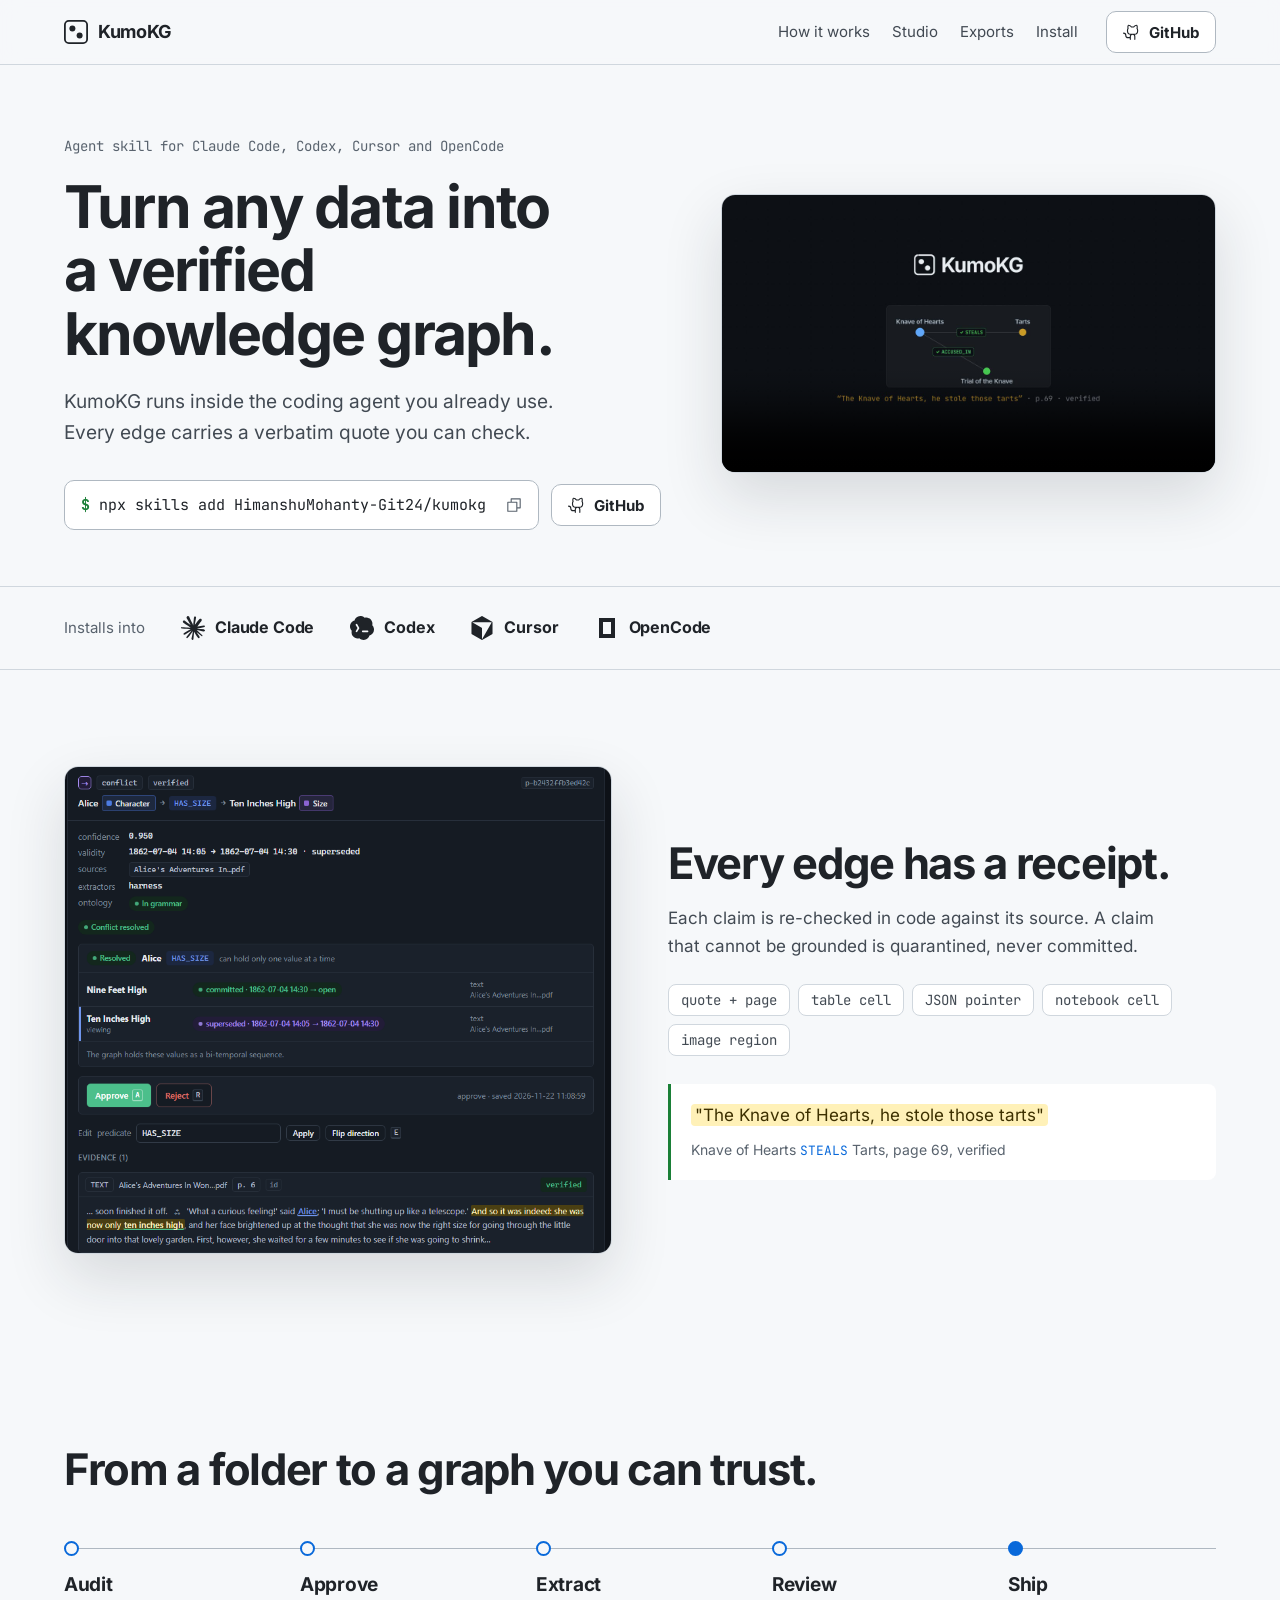
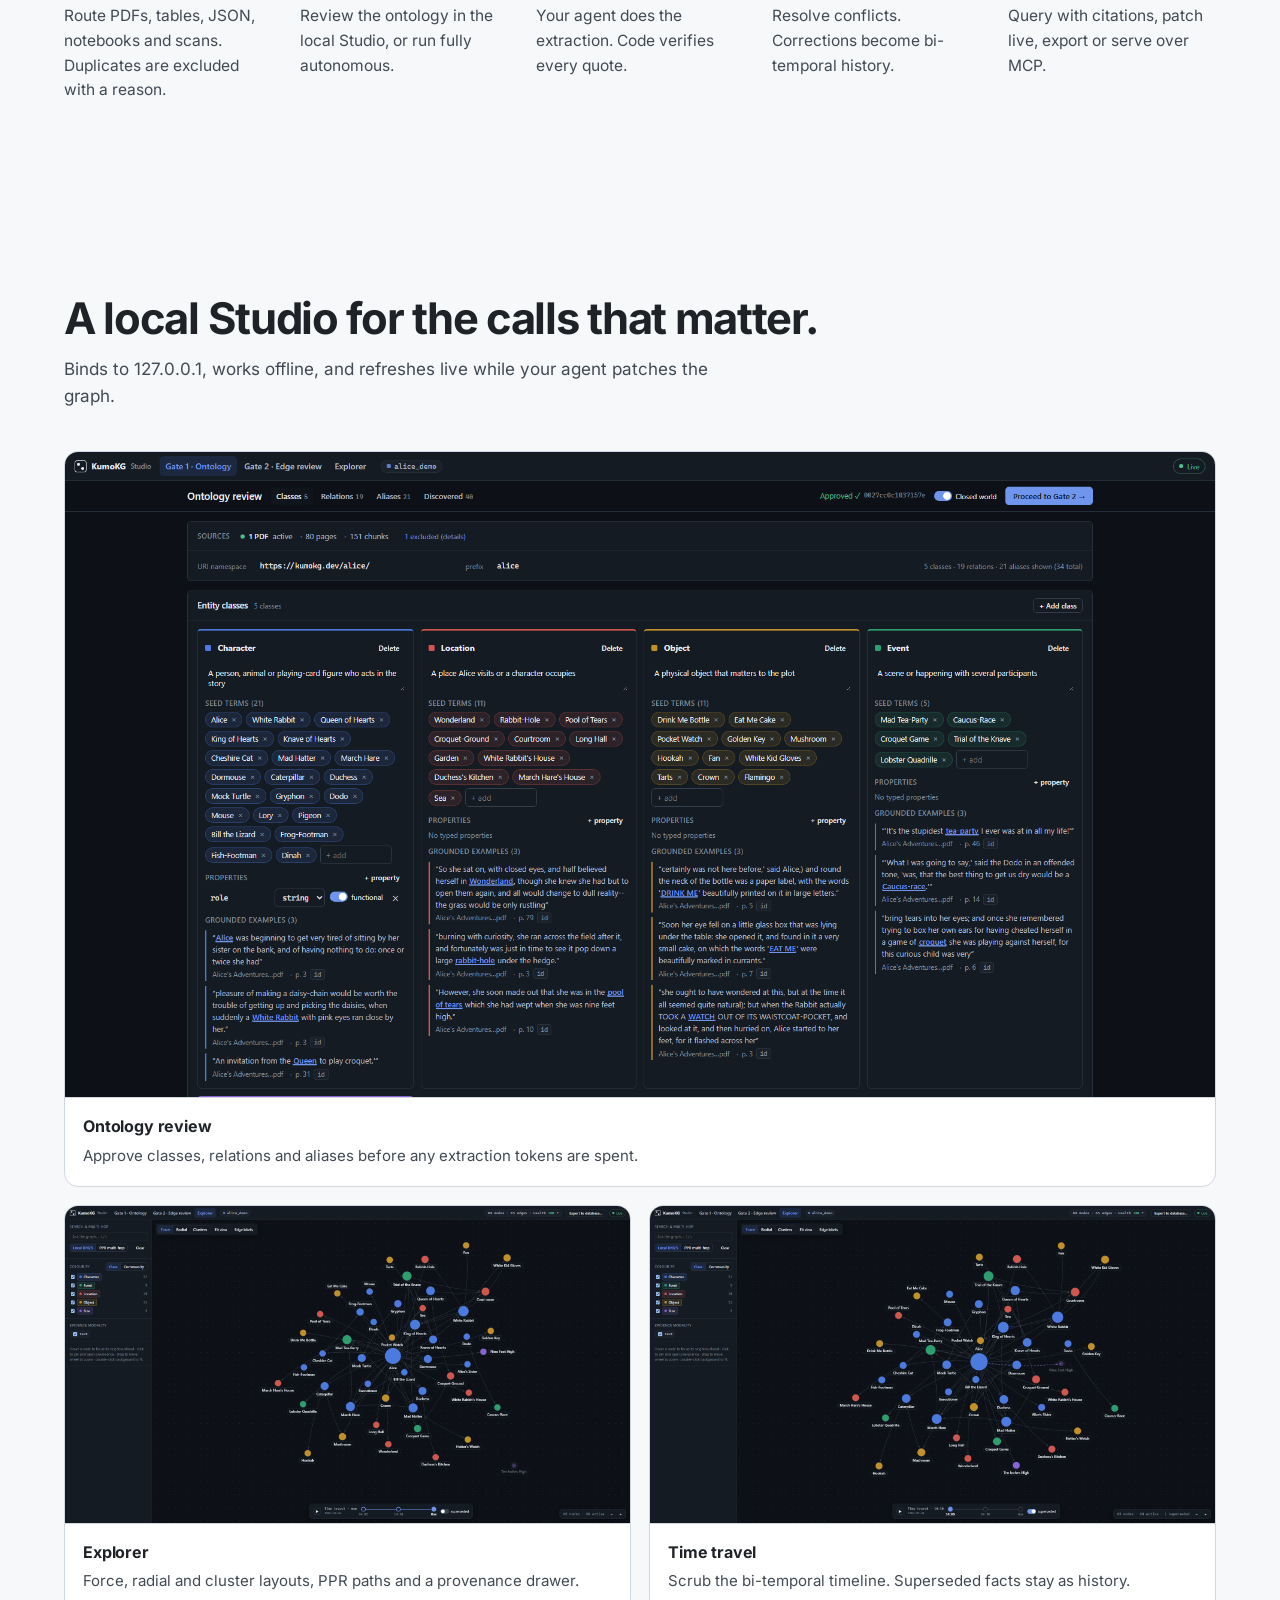
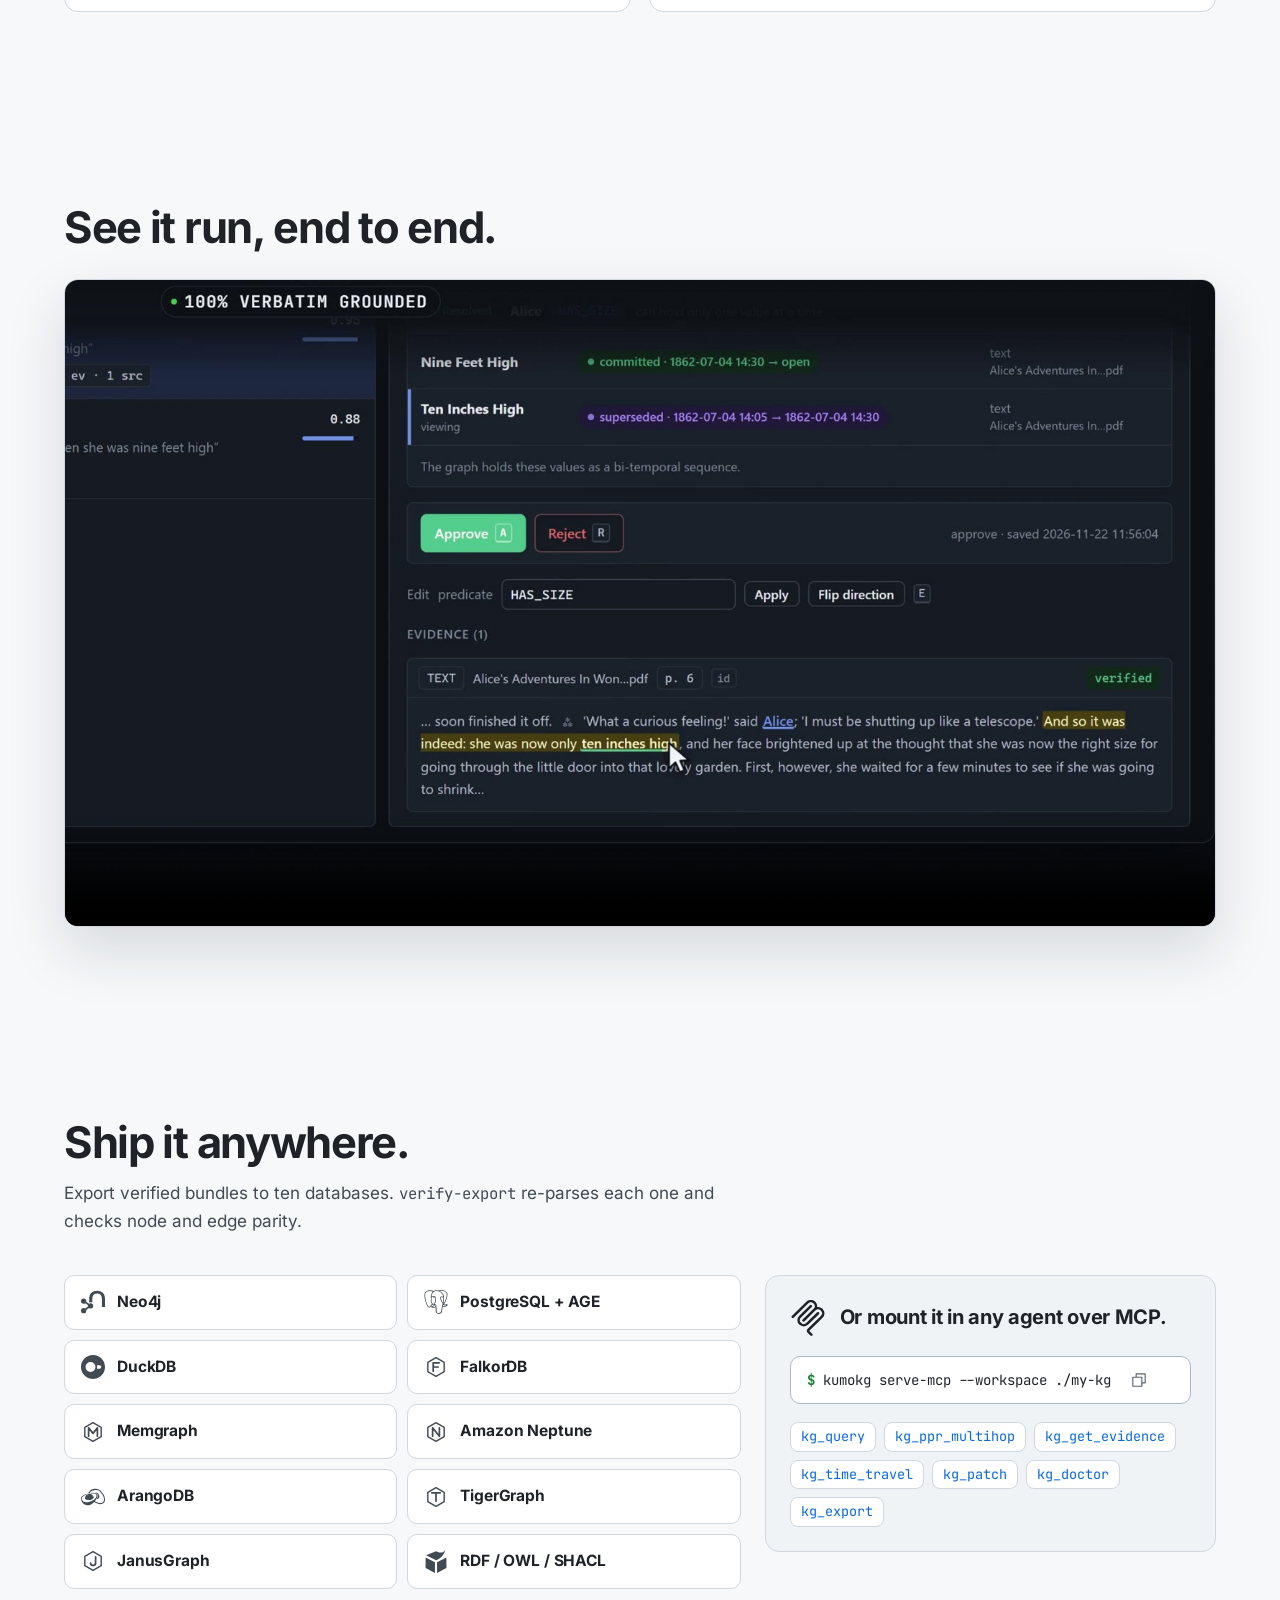
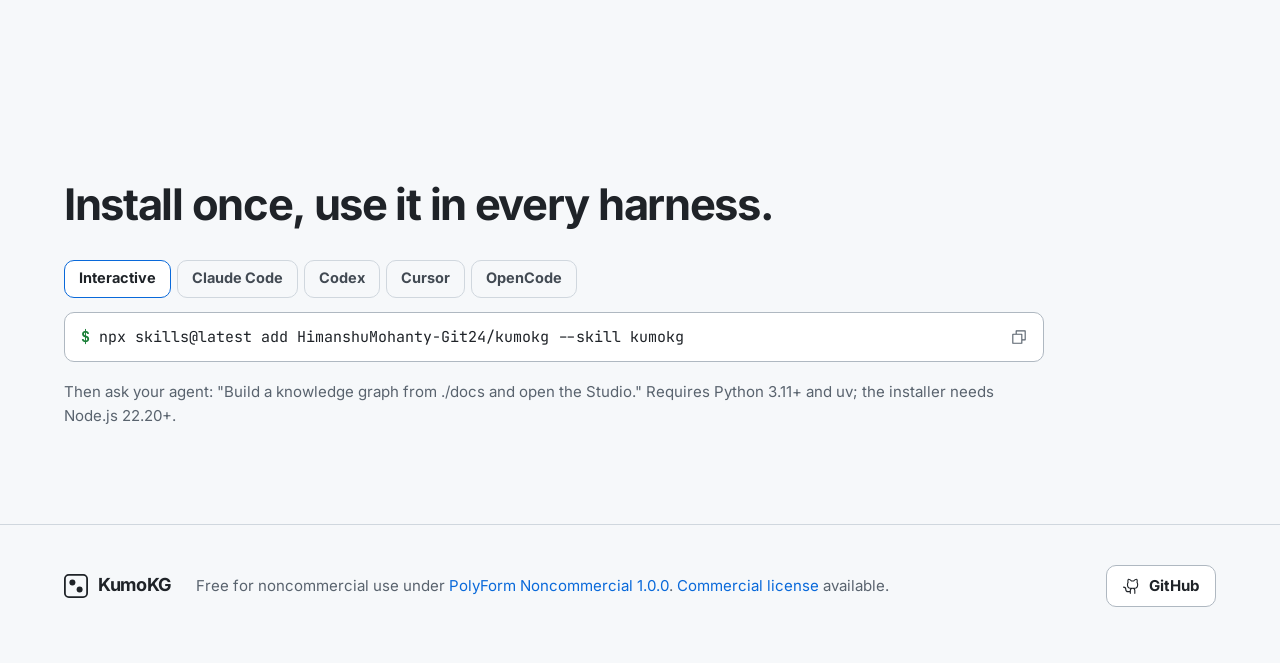
<file: index.html>
<!doctype html>
<html lang="en">
<head>
  <meta charset="utf-8">
  <meta name="viewport" content="width=device-width, initial-scale=1">
  <title>KumoKG: verified knowledge graphs for coding agents</title>
  <meta name="description" content="Turn any data into a verified knowledge graph with the coding agent you already use. Every edge carries a verbatim quote you can check.">
  <link rel="canonical" href="https://himanshumohanty-git24.github.io/kumokg/">
  <meta property="og:type" content="website">
  <meta property="og:url" content="https://himanshumohanty-git24.github.io/kumokg/">
  <meta property="og:title" content="KumoKG: verified knowledge graphs for coding agents">
  <meta property="og:description" content="Turn any data into a verified knowledge graph with Claude Code, Codex, Cursor or OpenCode. Every edge carries a verbatim quote.">
  <meta property="og:image" content="https://himanshumohanty-git24.github.io/kumokg/assets/img/og.jpg">
  <meta property="og:image:width" content="1200">
  <meta property="og:image:height" content="630">
  <meta name="twitter:card" content="summary_large_image">
  <meta name="twitter:title" content="KumoKG: verified knowledge graphs for coding agents">
  <meta name="twitter:description" content="Turn any data into a verified knowledge graph with the coding agent you already use.">
  <meta name="twitter:image" content="https://himanshumohanty-git24.github.io/kumokg/assets/img/og.jpg">
  <meta name="theme-color" content="#0d1117" media="(prefers-color-scheme: dark)">
  <meta name="theme-color" content="#f6f8fa" media="(prefers-color-scheme: light)">
  <link rel="icon" href="assets/logos/favicon.svg" type="image/svg+xml">
  <link rel="preload" href="assets/fonts/Inter-400.woff2" as="font" type="font/woff2" crossorigin>
  <link rel="preload" href="assets/fonts/Inter-700.woff2" as="font" type="font/woff2" crossorigin>
  <link rel="stylesheet" href="assets/site.css">
</head>
<body>
  <a class="skip" href="#main">Skip to content</a>

  <header class="nav">
    <div class="wrap nav-row">
      <a class="brand" href="#top" aria-label="KumoKG home"><svg aria-hidden="true" focusable="false" xmlns="http://www.w3.org/2000/svg" viewBox="0 0 20 20" fill="none"><rect x="0.75" y="0.75" width="18.5" height="18.5" rx="3.25" stroke="currentColor" stroke-width="1.5"/><circle cx="7" cy="7" r="2.5" fill="currentColor"/><circle cx="13" cy="13" r="2.5" fill="currentColor"/></svg><span>KumoKG</span></a>
      <nav class="links" aria-label="Sections">
        <a href="#how">How it works</a>
        <a href="#studio">Studio</a>
        <a href="#exports">Exports</a>
        <a href="#install">Install</a>
      </nav>
      <a class="btn ghost" href="https://github.com/HimanshuMohanty-Git24/kumokg"><svg aria-hidden="true" focusable="false" xmlns="http://www.w3.org/2000/svg" viewBox="0 0 256 256" fill="currentColor"><path d="M208.31,75.68A59.78,59.78,0,0,0,202.93,28,8,8,0,0,0,196,24a59.75,59.75,0,0,0-48,24H124A59.75,59.75,0,0,0,76,24a8,8,0,0,0-6.93,4,59.78,59.78,0,0,0-5.38,47.68A58.14,58.14,0,0,0,56,104v8a56.06,56.06,0,0,0,48.44,55.47A39.8,39.8,0,0,0,96,192v8H72a24,24,0,0,1-24-24A40,40,0,0,0,8,136a8,8,0,0,0,0,16,24,24,0,0,1,24,24,40,40,0,0,0,40,40H96v16a8,8,0,0,0,16,0V192a24,24,0,0,1,48,0v40a8,8,0,0,0,16,0V192a39.8,39.8,0,0,0-8.44-24.53A56.06,56.06,0,0,0,216,112v-8A58.14,58.14,0,0,0,208.31,75.68ZM200,112a40,40,0,0,1-40,40H112a40,40,0,0,1-40-40v-8a41.74,41.74,0,0,1,6.9-22.48A8,8,0,0,0,80,73.83a43.81,43.81,0,0,1,.79-33.58,43.88,43.88,0,0,1,32.32,20.06A8,8,0,0,0,119.82,64h32.35a8,8,0,0,0,6.74-3.69,43.87,43.87,0,0,1,32.32-20.06A43.81,43.81,0,0,1,192,73.83a8.09,8.09,0,0,0,1,7.65A41.72,41.72,0,0,1,200,104Z"/></svg><span>GitHub</span></a>
    </div>
  </header>

  <main id="main">
    <!-- Hero: asymmetric split, copy left, the real launch film right -->
    <section class="hero" id="top">
      <div class="wrap hero-grid">
        <div class="hero-copy">
          <p class="eyebrow">Agent skill for Claude Code, Codex, Cursor and OpenCode</p>
          <h1>Turn any data into a verified knowledge graph.</h1>
          <p class="lede">KumoKG runs inside the coding agent you already use. Every edge carries a verbatim quote you can check.</p>
          <div class="cta-row">
            <div class="cmd" data-copy="npx skills add HimanshuMohanty-Git24/kumokg">
              <code><span class="ps">$</span> npx skills add HimanshuMohanty-Git24/kumokg</code>
              <button class="copy" type="button" aria-label="Copy install command"><svg aria-hidden="true" focusable="false" xmlns="http://www.w3.org/2000/svg" viewBox="0 0 256 256" fill="currentColor"><path d="M216,32H88a8,8,0,0,0-8,8V80H40a8,8,0,0,0-8,8V216a8,8,0,0,0,8,8H168a8,8,0,0,0,8-8V176h40a8,8,0,0,0,8-8V40A8,8,0,0,0,216,32ZM160,208H48V96H160Zm48-48H176V88a8,8,0,0,0-8-8H96V48H208Z"/></svg><svg aria-hidden="true" focusable="false" xmlns="http://www.w3.org/2000/svg" viewBox="0 0 256 256" fill="currentColor"><path d="M229.66,77.66l-128,128a8,8,0,0,1-11.32,0l-56-56a8,8,0,0,1,11.32-11.32L96,188.69,218.34,66.34a8,8,0,0,1,11.32,11.32Z"/></svg></button>
            </div>
            <a class="btn ghost" href="https://github.com/HimanshuMohanty-Git24/kumokg"><svg aria-hidden="true" focusable="false" xmlns="http://www.w3.org/2000/svg" viewBox="0 0 256 256" fill="currentColor"><path d="M208.31,75.68A59.78,59.78,0,0,0,202.93,28,8,8,0,0,0,196,24a59.75,59.75,0,0,0-48,24H124A59.75,59.75,0,0,0,76,24a8,8,0,0,0-6.93,4,59.78,59.78,0,0,0-5.38,47.68A58.14,58.14,0,0,0,56,104v8a56.06,56.06,0,0,0,48.44,55.47A39.8,39.8,0,0,0,96,192v8H72a24,24,0,0,1-24-24A40,40,0,0,0,8,136a8,8,0,0,0,0,16,24,24,0,0,1,24,24,40,40,0,0,0,40,40H96v16a8,8,0,0,0,16,0V192a24,24,0,0,1,48,0v40a8,8,0,0,0,16,0V192a39.8,39.8,0,0,0-8.44-24.53A56.06,56.06,0,0,0,216,112v-8A58.14,58.14,0,0,0,208.31,75.68ZM200,112a40,40,0,0,1-40,40H112a40,40,0,0,1-40-40v-8a41.74,41.74,0,0,1,6.9-22.48A8,8,0,0,0,80,73.83a43.81,43.81,0,0,1,.79-33.58,43.88,43.88,0,0,1,32.32,20.06A8,8,0,0,0,119.82,64h32.35a8,8,0,0,0,6.74-3.69,43.87,43.87,0,0,1,32.32-20.06A43.81,43.81,0,0,1,192,73.83a8.09,8.09,0,0,0,1,7.65A41.72,41.72,0,0,1,200,104Z"/></svg><span>GitHub</span></a>
          </div>
        </div>
        <figure class="hero-media">
          <video class="frame" src="assets/video/kumokg-short.mp4" poster="assets/img/poster-short.jpg" autoplay muted loop playsinline controls preload="metadata" aria-label="KumoKG 40-second launch video, captioned"></video>
        </figure>
      </div>
    </section>

    <!-- Compatibility: the four harnesses, names kept because two of the marks are not widely known -->
    <section class="harness" aria-label="Works with">
      <div class="wrap harness-row">
        <p class="harness-lead">Installs into</p>
        <ul>
          <li><svg aria-hidden="true" focusable="false" fill="currentColor"  fill-rule="evenodd" viewBox="0 0 24 24" xmlns="http://www.w3.org/2000/svg"><path d="M4.709 15.955l4.72-2.647.08-.23-.08-.128H9.2l-.79-.048-2.698-.073-2.339-.097-2.266-.122-.571-.121L0 11.784l.055-.352.48-.321.686.06 1.52.103 2.278.158 1.652.097 2.449.255h.389l.055-.157-.134-.098-.103-.097-2.358-1.596-2.552-1.688-1.336-.972-.724-.491-.364-.462-.158-1.008.656-.722.881.06.225.061.893.686 1.908 1.476 2.491 1.833.365.304.145-.103.019-.073-.164-.274-1.355-2.446-1.446-2.49-.644-1.032-.17-.619a2.97 2.97 0 01-.104-.729L6.283.134 6.696 0l.996.134.42.364.62 1.414 1.002 2.229 1.555 3.03.456.898.243.832.091.255h.158V9.01l.128-1.706.237-2.095.23-2.695.08-.76.376-.91.747-.492.584.28.48.685-.067.444-.286 1.851-.559 2.903-.364 1.942h.212l.243-.242.985-1.306 1.652-2.064.73-.82.85-.904.547-.431h1.033l.76 1.129-.34 1.166-1.064 1.347-.881 1.142-1.264 1.7-.79 1.36.073.11.188-.02 2.856-.606 1.543-.28 1.841-.315.833.388.091.395-.328.807-1.969.486-2.309.462-3.439.813-.042.03.049.061 1.549.146.662.036h1.622l3.02.225.79.522.474.638-.079.485-1.215.62-1.64-.389-3.829-.91-1.312-.329h-.182v.11l1.093 1.068 2.006 1.81 2.509 2.33.127.578-.322.455-.34-.049-2.205-1.657-.851-.747-1.926-1.62h-.128v.17l.444.649 2.345 3.521.122 1.08-.17.353-.608.213-.668-.122-1.374-1.925-1.415-2.167-1.143-1.943-.14.08-.674 7.254-.316.37-.729.28-.607-.461-.322-.747.322-1.476.389-1.924.315-1.53.286-1.9.17-.632-.012-.042-.14.018-1.434 1.967-2.18 2.945-1.726 1.845-.414.164-.717-.37.067-.662.401-.589 2.388-3.036 1.44-1.882.93-1.086-.006-.158h-.055L4.132 18.56l-1.13.146-.487-.456.061-.746.231-.243 1.908-1.312-.006.006z"></path></svg><span>Claude Code</span></li>
          <li><svg aria-hidden="true" focusable="false" fill="currentColor"  fill-rule="evenodd" viewBox="0 0 24 24" xmlns="http://www.w3.org/2000/svg"><path clip-rule="evenodd" d="M8.086.457a6.105 6.105 0 013.046-.415c1.333.153 2.521.72 3.564 1.7a.117.117 0 00.107.029c1.408-.346 2.762-.224 4.061.366l.063.03.154.076c1.357.703 2.33 1.77 2.918 3.198.278.679.418 1.388.421 2.126a5.655 5.655 0 01-.18 1.631.167.167 0 00.04.155 5.982 5.982 0 011.578 2.891c.385 1.901-.01 3.615-1.183 5.14l-.182.22a6.063 6.063 0 01-2.934 1.851.162.162 0 00-.108.102c-.255.736-.511 1.364-.987 1.992-1.199 1.582-2.962 2.462-4.948 2.451-1.583-.008-2.986-.587-4.21-1.736a.145.145 0 00-.14-.032c-.518.167-1.04.191-1.604.185a5.924 5.924 0 01-2.595-.622 6.058 6.058 0 01-2.146-1.781c-.203-.269-.404-.522-.551-.821a7.74 7.74 0 01-.495-1.283 6.11 6.11 0 01-.017-3.064.166.166 0 00.008-.074.115.115 0 00-.037-.064 5.958 5.958 0 01-1.38-2.202 5.196 5.196 0 01-.333-1.589 6.915 6.915 0 01.188-2.132c.45-1.484 1.309-2.648 2.577-3.493.282-.188.55-.334.802-.438.286-.12.573-.22.861-.304a.129.129 0 00.087-.087A6.016 6.016 0 015.635 2.31C6.315 1.464 7.132.846 8.086.457zm-.804 7.85a.848.848 0 00-1.473.842l1.694 2.965-1.688 2.848a.849.849 0 001.46.864l1.94-3.272a.849.849 0 00.007-.854l-1.94-3.393zm5.446 6.24a.849.849 0 000 1.695h4.848a.849.849 0 000-1.696h-4.848z"></path></svg><span>Codex</span></li>
          <li><svg aria-hidden="true" focusable="false" fill="currentColor"  fill-rule="evenodd" viewBox="0 0 24 24" xmlns="http://www.w3.org/2000/svg"><path d="M22.106 5.68L12.5.135a.998.998 0 00-.998 0L1.893 5.68a.84.84 0 00-.419.726v11.186c0 .3.16.577.42.727l9.607 5.547a.999.999 0 00.998 0l9.608-5.547a.84.84 0 00.42-.727V6.407a.84.84 0 00-.42-.726zm-.603 1.176L12.228 22.92c-.063.108-.228.064-.228-.061V12.34a.59.59 0 00-.295-.51l-9.11-5.26c-.107-.062-.063-.228.062-.228h18.55c.264 0 .428.286.296.514z"></path></svg><span>Cursor</span></li>
          <li><svg aria-hidden="true" focusable="false" fill="currentColor"  fill-rule="evenodd" viewBox="0 0 24 24" xmlns="http://www.w3.org/2000/svg"><path d="M16 6H8v12h8V6zm4 16H4V2h16v20z"></path></svg><span>OpenCode</span></li>
        </ul>
      </div>
    </section>

    <!-- Receipts: screenshot left, claim right -->
    <section class="receipt reveal">
      <div class="wrap receipt-grid">
        <figure><img class="frame" src="assets/img/gate2-evidence.png" width="830" height="740" loading="lazy"
          alt="KumoKG Gate 2: the claim Alice HAS_SIZE Ten Inches High with its highlighted verbatim quote from page 6 and its bi-temporal history"></figure>
        <div class="receipt-copy">
          <h2>Every edge has a receipt.</h2>
          <p>Each claim is re-checked in code against its source. A claim that cannot be grounded is quarantined, never committed.</p>
          <ul class="chips" aria-label="Evidence types">
            <li>quote + page</li><li>table cell</li><li>JSON pointer</li><li>notebook cell</li><li>image region</li>
          </ul>
          <blockquote class="proof">
            <p><mark>"The Knave of Hearts, he stole those tarts"</mark></p>
            <footer>Knave of Hearts <code>STEALS</code> Tarts, page 69, verified</footer>
          </blockquote>
        </div>
      </div>
    </section>

    <!-- How it works: a horizontal flow, verbs as the labels -->
    <section class="flow reveal" id="how">
      <div class="wrap">
        <h2>From a folder to a graph you can trust.</h2>
        <ol class="steps">
          <li><h3>Audit</h3><p>Route PDFs, tables, JSON, notebooks and scans. Duplicates are excluded with a reason.</p></li>
          <li><h3>Approve</h3><p>Review the ontology in the local Studio, or run fully autonomous.</p></li>
          <li><h3>Extract</h3><p>Your agent does the extraction. Code verifies every quote.</p></li>
          <li><h3>Review</h3><p>Resolve conflicts. Corrections become bi-temporal history.</p></li>
          <li><h3>Ship</h3><p>Query with citations, patch live, export or serve over MCP.</p></li>
        </ol>
      </div>
    </section>

    <!-- Studio: bento of three real screenshots -->
    <section class="studio reveal" id="studio">
      <div class="wrap">
        <h2>A local Studio for the calls that matter.</h2>
        <p class="section-lede">Binds to 127.0.0.1, works offline, and refreshes live while your agent patches the graph.</p>
        <div class="bento">
          <figure class="tile tile-lg">
            <img src="assets/img/gate1-ontology.png" width="1920" height="1080" loading="lazy" alt="Gate 1 ontology review with Character, Location, Object and Event classes, seed terms and grounded examples">
            <figcaption><b>Ontology review</b><span>Approve classes, relations and aliases before any extraction tokens are spent.</span></figcaption>
          </figure>
          <figure class="tile">
            <img src="assets/img/explorer-graph.png" width="1920" height="1080" loading="lazy" alt="Explorer showing the Alice in Wonderland knowledge graph in a force layout">
            <figcaption><b>Explorer</b><span>Force, radial and cluster layouts, PPR paths and a provenance drawer.</span></figcaption>
          </figure>
          <figure class="tile">
            <img src="assets/img/explorer-time-travel.png" width="1920" height="1080" loading="lazy" alt="Explorer time travel at 14:10 with the superseded nine-feet edge shown dashed">
            <figcaption><b>Time travel</b><span>Scrub the bi-temporal timeline. Superseded facts stay as history.</span></figcaption>
          </figure>
        </div>
      </div>
    </section>

    <!-- Film: full-width media -->
    <section class="film reveal" aria-labelledby="film-title">
      <div class="wrap">
        <h2 id="film-title">See it run, end to end.</h2>
        <video class="frame" src="assets/video/kumokg-launch.mp4" poster="assets/img/poster-film.jpg" controls playsinline preload="none" aria-label="KumoKG launch film, 68 seconds, with voiceover"></video>
      </div>
    </section>

    <!-- Exports: target grid left, MCP card right -->
    <section class="exports reveal" id="exports">
      <div class="wrap">
        <h2>Ship it anywhere.</h2>
        <p class="section-lede">Export verified bundles to ten databases. <code>verify-export</code> re-parses each one and checks node and edge parity.</p>
        <div class="exports-grid">
          <ul class="dbs" aria-label="Export targets">
            <li><svg aria-hidden="true" focusable="false" fill="currentColor" role="img" viewBox="0 0 24 24" xmlns="http://www.w3.org/2000/svg"><path d="M9.629 13.227c-.593 0-1.139.2-1.58.533l-2.892-1.976a2.61 2.61 0 0 0 .101-.711 2.633 2.633 0 0 0-2.629-2.629A2.632 2.632 0 0 0 0 11.073a2.632 2.632 0 0 0 2.629 2.629c.593 0 1.139-.2 1.579-.533L7.1 15.145c-.063.226-.1.465-.1.711 0 .247.037.484.1.711l-2.892 1.976a2.608 2.608 0 0 0-1.579-.533A2.632 2.632 0 0 0 0 20.639a2.632 2.632 0 0 0 2.629 2.629 2.632 2.632 0 0 0 2.629-2.629c0-.247-.037-.485-.101-.711l2.892-1.976c.441.333.987.533 1.58.533a2.633 2.633 0 0 0 2.629-2.629c0-1.45-1.18-2.629-2.629-2.629ZM16.112.732c-4.72 0-7.888 2.748-7.888 8.082v3.802a3.525 3.525 0 0 1 3.071.008v-3.81c0-3.459 1.907-5.237 4.817-5.237s4.817 1.778 4.817 5.237v8.309H24V8.814C24 3.448 20.832.732 16.112.732Z"/></svg><span>Neo4j</span></li>
            <li><svg aria-hidden="true" focusable="false" fill="currentColor" role="img" viewBox="0 0 24 24" xmlns="http://www.w3.org/2000/svg"><path d="M23.5594 14.7228a.5269.5269 0 0 0-.0563-.1191c-.139-.2632-.4768-.3418-1.0074-.2321-1.6533.3411-2.2935.1312-2.5256-.0191 1.342-2.0482 2.445-4.522 3.0411-6.8297.2714-1.0507.7982-3.5237.1222-4.7316a1.5641 1.5641 0 0 0-.1509-.235C21.6931.9086 19.8007.0248 17.5099.0005c-1.4947-.0158-2.7705.3461-3.1161.4794a9.449 9.449 0 0 0-.5159-.0816 8.044 8.044 0 0 0-1.3114-.1278c-1.1822-.0184-2.2038.2642-3.0498.8406-.8573-.3211-4.7888-1.645-7.2219.0788C.9359 2.1526.3086 3.8733.4302 6.3043c.0409.818.5069 3.334 1.2423 5.7436.4598 1.5065.9387 2.7019 1.4334 3.582.553.9942 1.1259 1.5933 1.7143 1.7895.4474.1491 1.1327.1441 1.8581-.7279.8012-.9635 1.5903-1.8258 1.9446-2.2069.4351.2355.9064.3625 1.39.3772a.0569.0569 0 0 0 .0004.0041 11.0312 11.0312 0 0 0-.2472.3054c-.3389.4302-.4094.5197-1.5002.7443-.3102.064-1.1344.2339-1.1464.8115-.0025.1224.0329.2309.0919.3268.2269.4231.9216.6097 1.015.6331 1.3345.3335 2.5044.092 3.3714-.6787-.017 2.231.0775 4.4174.3454 5.0874.2212.5529.7618 1.9045 2.4692 1.9043.2505 0 .5263-.0291.8296-.0941 1.7819-.3821 2.5557-1.1696 2.855-2.9059.1503-.8707.4016-2.8753.5388-4.1012.0169-.0703.0357-.1207.057-.1362.0007-.0005.0697-.0471.4272.0307a.3673.3673 0 0 0 .0443.0068l.2539.0223.0149.001c.8468.0384 1.9114-.1426 2.5312-.4308.6438-.2988 1.8057-1.0323 1.5951-1.6698zM2.371 11.8765c-.7435-2.4358-1.1779-4.8851-1.2123-5.5719-.1086-2.1714.4171-3.6829 1.5623-4.4927 1.8367-1.2986 4.8398-.5408 6.108-.13-.0032.0032-.0066.0061-.0098.0094-2.0238 2.044-1.9758 5.536-1.9708 5.7495-.0002.0823.0066.1989.0162.3593.0348.5873.0996 1.6804-.0735 2.9184-.1609 1.1504.1937 2.2764.9728 3.0892.0806.0841.1648.1631.2518.2374-.3468.3714-1.1004 1.1926-1.9025 2.1576-.5677.6825-.9597.5517-1.0886.5087-.3919-.1307-.813-.5871-1.2381-1.3223-.4796-.839-.9635-2.0317-1.4155-3.5126zm6.0072 5.0871c-.1711-.0428-.3271-.1132-.4322-.1772.0889-.0394.2374-.0902.4833-.1409 1.2833-.2641 1.4815-.4506 1.9143-1.0002.0992-.126.2116-.2687.3673-.4426a.3549.3549 0 0 0 .0737-.1298c.1708-.1513.2724-.1099.4369-.0417.156.0646.3078.26.3695.4752.0291.1016.0619.2945-.0452.4444-.9043 1.2658-2.2216 1.2494-3.1676 1.0128zm2.094-3.988-.0525.141c-.133.3566-.2567.6881-.3334 1.003-.6674-.0021-1.3168-.2872-1.8105-.8024-.6279-.6551-.9131-1.5664-.7825-2.5004.1828-1.3079.1153-2.4468.079-3.0586-.005-.0857-.0095-.1607-.0122-.2199.2957-.2621 1.6659-.9962 2.6429-.7724.4459.1022.7176.4057.8305.928.5846 2.7038.0774 3.8307-.3302 4.7363-.084.1866-.1633.3629-.2311.5454zm7.3637 4.5725c-.0169.1768-.0358.376-.0618.5959l-.146.4383a.3547.3547 0 0 0-.0182.1077c-.0059.4747-.054.6489-.115.8693-.0634.2292-.1353.4891-.1794 1.0575-.11 1.4143-.8782 2.2267-2.4172 2.5565-1.5155.3251-1.7843-.4968-2.0212-1.2217a6.5824 6.5824 0 0 0-.0769-.2266c-.2154-.5858-.1911-1.4119-.1574-2.5551.0165-.5612-.0249-1.9013-.3302-2.6462.0044-.2932.0106-.5909.019-.8918a.3529.3529 0 0 0-.0153-.1126 1.4927 1.4927 0 0 0-.0439-.208c-.1226-.4283-.4213-.7866-.7797-.9351-.1424-.059-.4038-.1672-.7178-.0869.067-.276.1831-.5875.309-.9249l.0529-.142c.0595-.16.134-.3257.213-.5012.4265-.9476 1.0106-2.2453.3766-5.1772-.2374-1.0981-1.0304-1.6343-2.2324-1.5098-.7207.0746-1.3799.3654-1.7088.5321a5.6716 5.6716 0 0 0-.1958.1041c.0918-1.1064.4386-3.1741 1.7357-4.4823a4.0306 4.0306 0 0 1 .3033-.276.3532.3532 0 0 0 .1447-.0644c.7524-.5706 1.6945-.8506 2.802-.8325.4091.0067.8017.0339 1.1742.081 1.939.3544 3.2439 1.4468 4.0359 2.3827.8143.9623 1.2552 1.9315 1.4312 2.4543-1.3232-.1346-2.2234.1268-2.6797.779-.9926 1.4189.543 4.1729 1.2811 5.4964.1353.2426.2522.4522.2889.5413.2403.5825.5515.9713.7787 1.2552.0696.087.1372.1714.1885.245-.4008.1155-1.1208.3825-1.0552 1.717-.0123.1563-.0423.4469-.0834.8148-.0461.2077-.0702.4603-.0994.7662zm.8905-1.6211c-.0405-.8316.2691-.9185.5967-1.0105a2.8566 2.8566 0 0 0 .135-.0406 1.202 1.202 0 0 0 .1342.103c.5703.3765 1.5823.4213 3.0068.1344-.2016.1769-.5189.3994-.9533.6011-.4098.1903-1.0957.333-1.7473.3636-.7197.0336-1.0859-.0807-1.1721-.151zm.5695-9.2712c-.0059.3508-.0542.6692-.1054 1.0017-.055.3576-.112.7274-.1264 1.1762-.0142.4368.0404.8909.0932 1.3301.1066.887.216 1.8003-.2075 2.7014a3.5272 3.5272 0 0 1-.1876-.3856c-.0527-.1276-.1669-.3326-.3251-.6162-.6156-1.1041-2.0574-3.6896-1.3193-4.7446.3795-.5427 1.3408-.5661 2.1781-.463zm.2284 7.0137a12.3762 12.3762 0 0 0-.0853-.1074l-.0355-.0444c.7262-1.1995.5842-2.3862.4578-3.4385-.0519-.4318-.1009-.8396-.0885-1.2226.0129-.4061.0666-.7543.1185-1.0911.0639-.415.1288-.8443.1109-1.3505.0134-.0531.0188-.1158.0118-.1902-.0457-.4855-.5999-1.938-1.7294-3.253-.6076-.7073-1.4896-1.4972-2.6889-2.0395.5251-.1066 1.2328-.2035 2.0244-.1859 2.0515.0456 3.6746.8135 4.8242 2.2824a.908.908 0 0 1 .0667.1002c.7231 1.3556-.2762 6.2751-2.9867 10.5405zm-8.8166-6.1162c-.025.1794-.3089.4225-.6211.4225a.5821.5821 0 0 1-.0809-.0056c-.1873-.026-.3765-.144-.5059-.3156-.0458-.0605-.1203-.178-.1055-.2844.0055-.0401.0261-.0985.0925-.1488.1182-.0894.3518-.1226.6096-.0867.3163.0441.6426.1938.6113.4186zm7.9305-.4114c.0111.0792-.049.201-.1531.3102-.0683.0717-.212.1961-.4079.2232a.5456.5456 0 0 1-.075.0052c-.2935 0-.5414-.2344-.5607-.3717-.024-.1765.2641-.3106.5611-.352.297-.0414.6111.0088.6356.1851z"/></svg><span>PostgreSQL + AGE</span></li>
            <li><svg aria-hidden="true" focusable="false" fill="currentColor" role="img" viewBox="0 0 24 24" xmlns="http://www.w3.org/2000/svg"><path d="M12 0C5.363 0 0 5.363 0 12s5.363 12 12 12 12-5.363 12-12S18.637 0 12 0zM9.502 7.03a4.974 4.974 0 0 1 4.97 4.97 4.974 4.974 0 0 1-4.97 4.97A4.974 4.974 0 0 1 4.532 12a4.974 4.974 0 0 1 4.97-4.97zm6.563 3.183h2.351c.98 0 1.787.782 1.787 1.762s-.807 1.789-1.787 1.789h-2.351v-3.551z"/></svg><span>DuckDB</span></li>
            <li><svg aria-hidden="true" focusable="false" xmlns="http://www.w3.org/2000/svg" viewBox="0 0 24 24" fill="none" stroke="currentColor" stroke-linecap="round" stroke-linejoin="round"><path d="M12 2.6l8.2 4.7v9.4L12 21.4l-8.2-4.7V7.3z" stroke-width="1.4"/><path d="M15.2 7.8H9.2v8.4M9.2 12h5" stroke-width="1.7"/></svg><span>FalkorDB</span></li>
            <li><svg aria-hidden="true" focusable="false" xmlns="http://www.w3.org/2000/svg" viewBox="0 0 24 24" fill="none" stroke="currentColor" stroke-linecap="round" stroke-linejoin="round"><path d="M12 2.6l8.2 4.7v9.4L12 21.4l-8.2-4.7V7.3z" stroke-width="1.4"/><path d="M7.6 16.2V7.8l4.4 5.6 4.4-5.6v8.4" stroke-width="1.7"/></svg><span>Memgraph</span></li>
            <li><svg aria-hidden="true" focusable="false" xmlns="http://www.w3.org/2000/svg" viewBox="0 0 24 24" fill="none" stroke="currentColor" stroke-linecap="round" stroke-linejoin="round"><path d="M12 2.6l8.2 4.7v9.4L12 21.4l-8.2-4.7V7.3z" stroke-width="1.4"/><path d="M8.6 16.2V7.8l6.8 8.4V7.8" stroke-width="1.7"/></svg><span>Amazon Neptune</span></li>
            <li><svg aria-hidden="true" focusable="false" fill="currentColor" role="img" viewBox="0 0 24 24" xmlns="http://www.w3.org/2000/svg"><path d="M13.885 3.75c-.32.007-.536.032-.61.041-.878.106-2.81.49-4.466 2.088-.921.89-1.501 2.153-1.783 2.826.251-.072.502-.13.75-.164.94-.131 1.8-.013 2.431.219.89-.158 1.474-.228 1.782-.227.953.004 2.003-.008 2.775.65.208.178.82.542.725 1.515-.084.867-.474 1.933-1.428 2.982-.574.632-1.686 1.444-3.059 2.15-.995.511-2.412 1.313-4.469 1.426-.331.019-.708.041-1.105.04-1.012-.004-2.48-.138-3.545-1.249-.221-.231-1.31-1.458-1.002-2.93.248-1.185 1.229-1.798 2.016-2.292.447-.281 1.05-.512 1.861-.754.585-.63 1.274-1.017 1.975-1.262-1.394.312-2.784.652-3.788 1.15-1.15.557-2.236 1.082-2.707 2.237-.287.707-.263 1.42-.191 1.892 0 0 .31 3.096 2.441 4.674 1.784 1.323 4.413 1.812 6.374 1.276 1.543-.294 3.015-1.738 4.24-3.004l.006.004c.392.186 1.295.584 2.027.963 1.692.873 2.864 1.054 3.47 1.16 1.317.23 3.368-.292 4.341-1.383.932-1.045 1.203-2.454.98-3.711-.067-.386-.066-1.073-.349-2.016-.222-.737-.333-1.104-.494-1.496-.31-.758-.705-1.373-1.295-2.137-1.382-1.784-2.072-2.679-3.2-3.39-1.834-1.16-3.74-1.297-4.703-1.278zm.713 1.135c.814.033 2.014.046 3.051.725.603.397 1.182.68 2.338 2.21 1.56 2.069 1.711 2.301 2.293 3.405.443.84.822 2.55.65 3.885-.05.387-.09 1.209-.95 2.021-1.157 1.093-3.13.97-3.337.946-.629-.077-1.113-.371-2.582-.934l-1.816-.744c-.121-.048-.245-.115-.37-.18.417-.499 1.182-1.488 1.497-2.111.231-.466.385-.985.488-1.37.078-.308.195-.765.244-1.204.025-.229.045-.463.049-.663.004-.207-.001-.244-.01-.402a4.156 4.156 0 0 0-.201-.926 2.408 2.408 0 0 0-.457-.748 2.623 2.623 0 0 0-.51-.367c-.208-.113-.474-.216-.646-.283-.32-.125-.585-.196-1.067-.256a5.006 5.006 0 0 0-.451-.016c-.547.005-1.274.08-2.338.237-.68.095-1.357.208-2.024.334l.002-.006c.69-1.402 1.67-2.392 3.35-2.983 1.075-.377 2.198-.595 2.797-.57zm.272 2.566a2.08 2.08 0 0 0-.721.112c.378.093.743.284 1.064.426.255.138.49.313.633.462.249.261.46.616.569.93.099.29.206.71.226 1.06.009.15.016.22.012.438a8.02 8.02 0 0 1-.053.711c-.054.488-.178.965-.256 1.272a7.829 7.829 0 0 1-.383 1.144c.239.004.47-.002.602-.025.937-.164 1.561-1.126 1.752-1.904.268-1.102-.285-2.02-.654-2.633-.349-.577-.963-1.384-2.073-1.834a2.09 2.09 0 0 0-.718-.159zM7.844 9.035a4.64 4.64 0 0 0-1.511.457c-.53.254-.99.648-1.573 1.335-.65.815-1.112 2.387-.76 2.81.18.218.275.24.34.283.901.436 1.724 1.035 3.068 1.114h1.118c.234.002.545-.05.632-.059 1.547-.254 3.605-1.349 3.526-2.88-.03-.573-.683-1.512-1.127-1.935-.431-.41-1.147-.788-1.454-.917-.266-.131-.576-.167-.888-.213-.47-.078-.972-.048-1.371.005z"/></svg><span>ArangoDB</span></li>
            <li><svg aria-hidden="true" focusable="false" xmlns="http://www.w3.org/2000/svg" viewBox="0 0 24 24" fill="none" stroke="currentColor" stroke-linecap="round" stroke-linejoin="round"><path d="M12 2.6l8.2 4.7v9.4L12 21.4l-8.2-4.7V7.3z" stroke-width="1.4"/><path d="M7.8 7.8h8.4M12 7.8v8.4" stroke-width="1.7"/></svg><span>TigerGraph</span></li>
            <li><svg aria-hidden="true" focusable="false" xmlns="http://www.w3.org/2000/svg" viewBox="0 0 24 24" fill="none" stroke="currentColor" stroke-linecap="round" stroke-linejoin="round"><path d="M12 2.6l8.2 4.7v9.4L12 21.4l-8.2-4.7V7.3z" stroke-width="1.4"/><path d="M14.6 7.8v5.9a2.5 2.5 0 01-5 .4" stroke-width="1.7"/></svg><span>JanusGraph</span></li>
            <li><svg aria-hidden="true" focusable="false" fill="currentColor" role="img" viewBox="0 0 24 24" xmlns="http://www.w3.org/2000/svg"><path d="M21.602 0s-1.524 5.809-8.516 2.658c-.776-.35-.954-.444-.982-.469L2.074 6.301l10.043 4.896s.776-.326 2.026-.933C20.273 7.287 21.602 0 21.602 0zM1.59 8.486v10.448L10.947 24V13.242L1.59 8.486zm20.82 0l-9.357 4.756V24l9.357-5.066V8.486Z"/></svg><span>RDF / OWL / SHACL</span></li>
          </ul>
          <div class="mcp">
            <div class="mcp-head"><svg aria-hidden="true" focusable="false" fill="currentColor"  fill-rule="evenodd" viewBox="0 0 24 24" xmlns="http://www.w3.org/2000/svg"><path d="M15.688 2.343a2.588 2.588 0 00-3.61 0l-9.626 9.44a.863.863 0 01-1.203 0 .823.823 0 010-1.18l9.626-9.44a4.313 4.313 0 016.016 0 4.116 4.116 0 011.204 3.54 4.3 4.3 0 013.609 1.18l.05.05a4.115 4.115 0 010 5.9l-8.706 8.537a.274.274 0 000 .393l1.788 1.754a.823.823 0 010 1.18.863.863 0 01-1.203 0l-1.788-1.753a1.92 1.92 0 010-2.754l8.706-8.538a2.47 2.47 0 000-3.54l-.05-.049a2.588 2.588 0 00-3.607-.003l-7.172 7.034-.002.002-.098.097a.863.863 0 01-1.204 0 .823.823 0 010-1.18l7.273-7.133a2.47 2.47 0 00-.003-3.537z"></path><path d="M14.485 4.703a.823.823 0 000-1.18.863.863 0 00-1.204 0l-7.119 6.982a4.115 4.115 0 000 5.9 4.314 4.314 0 006.016 0l7.12-6.982a.823.823 0 000-1.18.863.863 0 00-1.204 0l-7.119 6.982a2.588 2.588 0 01-3.61 0 2.47 2.47 0 010-3.54l7.12-6.982z"></path></svg><h3>Or mount it in any agent over MCP.</h3></div>
            <div class="cmd small" data-copy="kumokg serve-mcp --workspace ./my-kg">
              <code><span class="ps">$</span> kumokg serve-mcp --workspace ./my-kg</code>
              <button class="copy" type="button" aria-label="Copy MCP command"><svg aria-hidden="true" focusable="false" xmlns="http://www.w3.org/2000/svg" viewBox="0 0 256 256" fill="currentColor"><path d="M216,32H88a8,8,0,0,0-8,8V80H40a8,8,0,0,0-8,8V216a8,8,0,0,0,8,8H168a8,8,0,0,0,8-8V176h40a8,8,0,0,0,8-8V40A8,8,0,0,0,216,32ZM160,208H48V96H160Zm48-48H176V88a8,8,0,0,0-8-8H96V48H208Z"/></svg><svg aria-hidden="true" focusable="false" xmlns="http://www.w3.org/2000/svg" viewBox="0 0 256 256" fill="currentColor"><path d="M229.66,77.66l-128,128a8,8,0,0,1-11.32,0l-56-56a8,8,0,0,1,11.32-11.32L96,188.69,218.34,66.34a8,8,0,0,1,11.32,11.32Z"/></svg></button>
            </div>
            <ul class="tools" aria-label="MCP tools">
              <li>kg_query</li><li>kg_ppr_multihop</li><li>kg_get_evidence</li><li>kg_time_travel</li><li>kg_patch</li><li>kg_doctor</li><li>kg_export</li>
            </ul>
          </div>
        </div>
      </div>
    </section>

    <!-- Install: tabs per harness -->
    <section class="install reveal" id="install">
      <div class="wrap install-wrap">
        <h2>Install once, use it in every harness.</h2>
        <div class="tabs" role="tablist" aria-label="Choose your agent">
          <button role="tab" aria-selected="true" aria-controls="cmd-install" data-cmd="npx skills@latest add HimanshuMohanty-Git24/kumokg --skill kumokg">Interactive</button>
          <button role="tab" aria-selected="false" aria-controls="cmd-install" data-cmd="npx skills@latest add HimanshuMohanty-Git24/kumokg --skill kumokg --agent claude-code --global">Claude Code</button>
          <button role="tab" aria-selected="false" aria-controls="cmd-install" data-cmd="npx skills@latest add HimanshuMohanty-Git24/kumokg --skill kumokg --agent codex --global">Codex</button>
          <button role="tab" aria-selected="false" aria-controls="cmd-install" data-cmd="npx skills@latest add HimanshuMohanty-Git24/kumokg --skill kumokg --agent cursor --global">Cursor</button>
          <button role="tab" aria-selected="false" aria-controls="cmd-install" data-cmd="npx skills@latest add HimanshuMohanty-Git24/kumokg --skill kumokg --agent opencode --global">OpenCode</button>
        </div>
        <div class="cmd wide" id="cmd-install" role="tabpanel" data-copy="npx skills@latest add HimanshuMohanty-Git24/kumokg --skill kumokg">
          <code><span class="ps">$</span> <span class="cmd-text">npx skills@latest add HimanshuMohanty-Git24/kumokg --skill kumokg</span></code>
          <button class="copy" type="button" aria-label="Copy install command"><svg aria-hidden="true" focusable="false" xmlns="http://www.w3.org/2000/svg" viewBox="0 0 256 256" fill="currentColor"><path d="M216,32H88a8,8,0,0,0-8,8V80H40a8,8,0,0,0-8,8V216a8,8,0,0,0,8,8H168a8,8,0,0,0,8-8V176h40a8,8,0,0,0,8-8V40A8,8,0,0,0,216,32ZM160,208H48V96H160Zm48-48H176V88a8,8,0,0,0-8-8H96V48H208Z"/></svg><svg aria-hidden="true" focusable="false" xmlns="http://www.w3.org/2000/svg" viewBox="0 0 256 256" fill="currentColor"><path d="M229.66,77.66l-128,128a8,8,0,0,1-11.32,0l-56-56a8,8,0,0,1,11.32-11.32L96,188.69,218.34,66.34a8,8,0,0,1,11.32,11.32Z"/></svg></button>
        </div>
        <p class="req">Then ask your agent: "Build a knowledge graph from ./docs and open the Studio." Requires Python 3.11+ and uv; the installer needs Node.js 22.20+.</p>
      </div>
    </section>
  </main>

  <footer class="foot">
    <div class="wrap foot-row">
      <a class="brand" href="#top" aria-label="Back to top"><svg aria-hidden="true" focusable="false" xmlns="http://www.w3.org/2000/svg" viewBox="0 0 20 20" fill="none"><rect x="0.75" y="0.75" width="18.5" height="18.5" rx="3.25" stroke="currentColor" stroke-width="1.5"/><circle cx="7" cy="7" r="2.5" fill="currentColor"/><circle cx="13" cy="13" r="2.5" fill="currentColor"/></svg><span>KumoKG</span></a>
      <p>Free for noncommercial use under <a href="https://github.com/HimanshuMohanty-Git24/kumokg/blob/main/LICENSE">PolyForm Noncommercial 1.0.0</a>. <a href="https://github.com/HimanshuMohanty-Git24/kumokg/blob/main/COMMERCIAL_LICENSE.md">Commercial license</a> available.</p>
      <a class="btn ghost" href="https://github.com/HimanshuMohanty-Git24/kumokg"><svg aria-hidden="true" focusable="false" xmlns="http://www.w3.org/2000/svg" viewBox="0 0 256 256" fill="currentColor"><path d="M208.31,75.68A59.78,59.78,0,0,0,202.93,28,8,8,0,0,0,196,24a59.75,59.75,0,0,0-48,24H124A59.75,59.75,0,0,0,76,24a8,8,0,0,0-6.93,4,59.78,59.78,0,0,0-5.38,47.68A58.14,58.14,0,0,0,56,104v8a56.06,56.06,0,0,0,48.44,55.47A39.8,39.8,0,0,0,96,192v8H72a24,24,0,0,1-24-24A40,40,0,0,0,8,136a8,8,0,0,0,0,16,24,24,0,0,1,24,24,40,40,0,0,0,40,40H96v16a8,8,0,0,0,16,0V192a24,24,0,0,1,48,0v40a8,8,0,0,0,16,0V192a39.8,39.8,0,0,0-8.44-24.53A56.06,56.06,0,0,0,216,112v-8A58.14,58.14,0,0,0,208.31,75.68ZM200,112a40,40,0,0,1-40,40H112a40,40,0,0,1-40-40v-8a41.74,41.74,0,0,1,6.9-22.48A8,8,0,0,0,80,73.83a43.81,43.81,0,0,1,.79-33.58,43.88,43.88,0,0,1,32.32,20.06A8,8,0,0,0,119.82,64h32.35a8,8,0,0,0,6.74-3.69,43.87,43.87,0,0,1,32.32-20.06A43.81,43.81,0,0,1,192,73.83a8.09,8.09,0,0,0,1,7.65A41.72,41.72,0,0,1,200,104Z"/></svg><span>GitHub</span></a>
    </div>
  </footer>
  <script src="assets/site.js" defer></script>
</body>
</html>
</file>
<file: assets/site.css>
/* KumoKG landing page. Tokens mirror the KumoKG Studio and the launch film.
   Radius system: surfaces 14px, interactive 10px, chips 8px. One interactive accent (blue);
   green / yellow appear only as meaning (verified, verbatim quote). */
@font-face { font-family: "Inter"; src: url("fonts/Inter-400.woff2") format("woff2"); font-weight: 400; font-display: swap; }
@font-face { font-family: "Inter"; src: url("fonts/Inter-700.woff2") format("woff2"); font-weight: 700; font-display: swap; }
@font-face { font-family: "JetBrains Mono"; src: url("fonts/JetBrainsMono-400.woff2") format("woff2"); font-weight: 400; font-display: swap; }
@font-face { font-family: "JetBrains Mono"; src: url("fonts/JetBrainsMono-700.woff2") format("woff2"); font-weight: 700; font-display: swap; }

:root {
  --bg: #0d1117; --surface: #161b22; --surface-2: #1c2128; --line: #2b323d; --line-2: #3d444d;
  --ink: #e6edf3; --ink-2: #adbac7; --mute: #8b949e;
  --accent: #58a6ff; --accent-ink: #0d1117; --ok: #3fb950; --quote-bg: rgba(210, 153, 34, .22); --quote-ink: #f0d58a;
  --shadow: 0 24px 60px rgba(1, 4, 9, .55);
  --sans: "Inter", ui-sans-serif, system-ui, "Segoe UI", Roboto, sans-serif;
  --mono: "JetBrains Mono", ui-monospace, "Cascadia Code", Consolas, monospace;
  --r-surface: 14px; --r-ui: 10px; --r-chip: 8px;
  color-scheme: dark;
}
@media (prefers-color-scheme: light) {
  :root {
    --bg: #f6f8fa; --surface: #ffffff; --surface-2: #f0f3f6; --line: #d0d7de; --line-2: #afb8c1;
    --ink: #1f2328; --ink-2: #424a53; --mute: #59636e;
    --accent: #0969da; --accent-ink: #ffffff; --ok: #1a7f37; --quote-bg: #fff1b8; --quote-ink: #3d3000;
    --shadow: 0 24px 60px rgba(31, 35, 40, .14);
    color-scheme: light;
  }
}

*, *::before, *::after { box-sizing: border-box; }
html { scroll-behavior: smooth; scroll-padding-top: 80px; }
body { margin: 0; background: var(--bg); color: var(--ink); font: 400 17px/1.6 var(--sans); -webkit-font-smoothing: antialiased; text-rendering: optimizeLegibility; }
img, video, svg { display: block; max-width: 100%; }
a { color: var(--accent); text-decoration: none; }
a:hover { text-decoration: underline; text-underline-offset: 3px; }
code { font-family: var(--mono); font-size: .92em; }
:focus-visible { outline: 2px solid var(--accent); outline-offset: 3px; border-radius: 4px; }
.skip { position: absolute; left: -9999px; top: 8px; background: var(--surface); color: var(--ink); padding: 8px 14px; border-radius: var(--r-ui); z-index: 100; }
.skip:focus { left: 12px; }
.wrap { width: 100%; max-width: 1200px; margin: 0 auto; padding: 0 24px; }
h1, h2, h3 { margin: 0; font-weight: 700; letter-spacing: -.03em; line-height: 1.08; color: var(--ink); }
h2 { font-size: clamp(30px, 3.4vw, 44px); }
h3 { font-size: 19px; letter-spacing: -.015em; }
.section-lede { margin: 14px 0 0; max-width: 62ch; color: var(--ink-2); }
section { padding: 96px 0; }

/* Navigation: one line, 64px */
.nav { position: sticky; top: 0; z-index: 50; background: color-mix(in srgb, var(--bg) 88%, transparent); backdrop-filter: saturate(160%) blur(10px); -webkit-backdrop-filter: saturate(160%) blur(10px); border-bottom: 1px solid var(--line); }
.nav-row { height: 64px; display: flex; align-items: center; gap: 28px; }
.brand { display: inline-flex; align-items: center; gap: 10px; color: var(--ink); font-weight: 700; font-size: 18px; letter-spacing: -.02em; }
.brand:hover { text-decoration: none; }
.brand svg { width: 24px; height: 24px; }
.links { display: flex; gap: 22px; margin-left: auto; }
.links a { color: var(--ink-2); font-size: 15px; }
.links a:hover { color: var(--ink); text-decoration: none; }

/* Buttons and command pills */
.btn { display: inline-flex; align-items: center; gap: 8px; height: 42px; padding: 0 16px; border-radius: var(--r-ui); font: 700 15px/1 var(--sans); white-space: nowrap; transition: background .2s, border-color .2s, transform .12s; }
.btn svg { width: 18px; height: 18px; }
.btn.ghost { color: var(--ink); border: 1px solid var(--line-2); background: var(--surface); }
.btn.ghost:hover { border-color: var(--mute); text-decoration: none; }
.btn:active, .copy:active { transform: translateY(1px); }
.cmd { display: inline-flex; align-items: center; gap: 4px; min-height: 48px; max-width: 100%; padding: 0 6px 0 16px; border: 1px solid var(--line-2); border-radius: var(--r-ui); background: var(--surface); }
.cmd code { min-width: 0; font-size: 15px; color: var(--ink); white-space: nowrap; overflow-x: auto; scrollbar-width: none; padding: 12px 0; }
.cmd code::-webkit-scrollbar { display: none; }
.ps { color: var(--ok); font-weight: 700; }
.copy { flex: none; display: grid; place-items: center; width: 36px; height: 36px; margin-left: 6px; border: 0; border-radius: 8px; background: transparent; color: var(--mute); cursor: pointer; transition: background .2s, color .2s, transform .12s; }
.copy:hover { background: var(--surface-2); color: var(--ink); }
.copy svg { width: 18px; height: 18px; grid-area: 1 / 1; transition: opacity .15s; }
.copy svg:last-child { opacity: 0; color: var(--ok); }
.copy.done svg:first-child { opacity: 0; }
.copy.done svg:last-child { opacity: 1; }

/* Hero: asymmetric split */
.hero { padding: 72px 0 56px; }
.hero-grid { display: grid; grid-template-columns: 1.22fr 1fr; gap: 52px; align-items: center; }
.eyebrow { margin: 0 0 18px; font: 400 14px/1.4 var(--mono); color: var(--mute); }
.hero h1 { font-size: clamp(40px, 4.6vw, 60px); max-width: 13ch; }
.lede { margin: 22px 0 0; font-size: 19px; color: var(--ink-2); max-width: 44ch; }
.cta-row { display: flex; flex-wrap: wrap; align-items: center; gap: 12px; margin-top: 32px; }
.hero-media { margin: 0; }
.hero-grid > *, .receipt-grid > *, .exports-grid > *, .bento > * { min-width: 0; }
.frame { width: 100%; height: auto; aspect-ratio: 16 / 9; border-radius: var(--r-surface); border: 1px solid var(--line); background: #0d1117; box-shadow: var(--shadow); object-fit: cover; }

/* Harness strip */
.harness { padding: 28px 0; border-block: 1px solid var(--line); }
.harness-row { display: flex; align-items: center; gap: 36px; flex-wrap: wrap; }
.harness-lead { margin: 0; color: var(--mute); font-size: 15px; }
.harness ul { display: flex; flex-wrap: wrap; gap: 36px; margin: 0; padding: 0; list-style: none; }
.harness li { display: inline-flex; align-items: center; gap: 10px; color: var(--ink); font-weight: 700; font-size: 16px; letter-spacing: -.01em; }
.harness li svg { width: 24px; height: 24px; }

/* Receipt */
.receipt-grid { display: grid; grid-template-columns: 1fr 1fr; gap: 56px; align-items: center; }
.receipt .frame { aspect-ratio: auto; }
.receipt figure { margin: 0; }
.receipt-copy p { margin: 18px 0 0; color: var(--ink-2); max-width: 46ch; }
.chips { display: flex; flex-wrap: wrap; gap: 8px; margin: 24px 0 0; padding: 0; list-style: none; }
.chips li { padding: 6px 12px; border: 1px solid var(--line); border-radius: var(--r-chip); background: var(--surface); font: 400 14px/1.3 var(--mono); color: var(--ink-2); }
.proof { margin: 28px 0 0; padding: 18px 20px; border-left: 3px solid var(--ok); border-radius: 0 var(--r-chip) var(--r-chip) 0; background: var(--surface); }
.proof p { margin: 0; font-size: 17px; }
.proof mark { background: var(--quote-bg); color: var(--quote-ink); padding: 1px 4px; border-radius: 4px; }
.proof footer { margin-top: 10px; font-size: 14px; color: var(--mute); }
.proof footer code { color: var(--accent); }

/* Flow: horizontal steps on a hairline */
.steps { position: relative; display: grid; grid-template-columns: repeat(5, 1fr); gap: 28px; margin: 48px 0 0; padding: 0; list-style: none; }
.steps::before { content: ""; position: absolute; left: 0; right: 0; top: 7px; height: 1px; background: var(--line-2); }
.steps li { position: relative; padding-top: 34px; }
.steps li::before { content: ""; position: absolute; left: 0; top: 0; width: 15px; height: 15px; border-radius: 50%; background: var(--bg); border: 2px solid var(--accent); }
.steps li:last-child::before { background: var(--accent); }
.steps p { margin: 8px 0 0; font-size: 15.5px; color: var(--ink-2); }

/* Studio bento */
.bento { display: grid; grid-template-columns: 1fr 1fr; gap: 18px; margin-top: 40px; align-items: start; }
.tile { margin: 0; display: flex; flex-direction: column; border: 1px solid var(--line); border-radius: var(--r-surface); background: var(--surface); overflow: hidden; }
.tile-lg { grid-column: span 2; }
.tile img { width: 100%; height: auto; aspect-ratio: 16 / 9; border-bottom: 1px solid var(--line); }
.tile figcaption { padding: 16px 18px 18px; display: grid; gap: 4px; }
.tile figcaption b { font-size: 16px; letter-spacing: -.01em; }
.tile figcaption span { font-size: 15px; color: var(--ink-2); }

/* Film */
.film h2 { margin-bottom: 28px; }
.film .frame { aspect-ratio: 16 / 9; }

/* Exports */
.exports-grid { display: grid; grid-template-columns: 1.5fr 1fr; gap: 24px; margin-top: 40px; align-items: start; }
.dbs { display: grid; grid-template-columns: repeat(2, 1fr); gap: 10px; margin: 0; padding: 0; list-style: none; }
.dbs li { display: flex; align-items: center; gap: 12px; padding: 14px 16px; border: 1px solid var(--line); border-radius: var(--r-ui); background: var(--surface); font-weight: 700; font-size: 15.5px; letter-spacing: -.01em; }
.dbs li svg { width: 24px; height: 24px; flex: none; color: var(--ink-2); }
.mcp { padding: 24px; border: 1px solid var(--line); border-radius: var(--r-surface); background: var(--surface-2); }
.mcp-head { display: flex; align-items: center; gap: 14px; }
.mcp-head svg { width: 36px; height: 36px; flex: none; }
.mcp-head h3 { font-size: 20px; line-height: 1.25; }
.mcp .cmd { margin-top: 20px; width: 100%; background: var(--surface); }
.cmd.small code { font-size: 14px; }
.tools { display: flex; flex-wrap: wrap; gap: 8px; margin: 18px 0 0; padding: 0; list-style: none; }
.tools li { padding: 5px 10px; border: 1px solid var(--line); border-radius: var(--r-chip); background: var(--surface); font: 400 13.5px/1.3 var(--mono); color: var(--accent); }

/* Install tabs */
.install-wrap .cmd.wide, .install-wrap .req { max-width: 980px; }
.tabs { display: flex; flex-wrap: wrap; gap: 6px; margin-top: 32px; }
.tabs button { height: 38px; padding: 0 14px; border: 1px solid var(--line); border-radius: var(--r-ui); background: transparent; color: var(--ink-2); font: 700 14.5px/1 var(--sans); cursor: pointer; transition: background .2s, color .2s, border-color .2s; }
.tabs button:hover { color: var(--ink); border-color: var(--line-2); }
.tabs button[aria-selected="true"] { background: var(--surface); color: var(--ink); border-color: var(--accent); }
.cmd.wide { display: flex; width: 100%; margin-top: 14px; }
.cmd.wide code { flex: 1; }
.req { margin: 18px 0 0; color: var(--mute); font-size: 15px; }

/* Footer */
.foot { padding: 40px 0 56px; border-top: 1px solid var(--line); }
.foot-row { display: flex; align-items: center; gap: 24px; flex-wrap: wrap; }
.foot p { margin: 0; flex: 1; min-width: 260px; color: var(--mute); font-size: 15px; }

/* Reveal on scroll (IntersectionObserver adds .in); motion only when the viewer allows it */
@media (prefers-reduced-motion: no-preference) {
  .reveal { opacity: 0; transform: translateY(18px); transition: opacity .7s cubic-bezier(.16, 1, .3, 1), transform .7s cubic-bezier(.16, 1, .3, 1); }
  .reveal.in { opacity: 1; transform: none; }
  .hero-copy > * { animation: rise .7s cubic-bezier(.16, 1, .3, 1) both; }
  .hero-copy > :nth-child(2) { animation-delay: .06s; } .hero-copy > :nth-child(3) { animation-delay: .12s; } .hero-copy > :nth-child(4) { animation-delay: .18s; }
  .hero-media { animation: rise .8s .1s cubic-bezier(.16, 1, .3, 1) both; }
}
@media (prefers-reduced-motion: reduce) { html { scroll-behavior: auto; } }
@keyframes rise { from { opacity: 0; transform: translateY(14px); } to { opacity: 1; transform: none; } }

/* Tablet */
@media (max-width: 980px) {
  .hero-grid, .receipt-grid, .exports-grid { grid-template-columns: 1fr; gap: 36px; }
  .hero h1 { max-width: 16ch; }
  .steps { grid-template-columns: repeat(2, 1fr); row-gap: 32px; }
  .steps::before { display: none; }
}
/* Phone: single column, 16px gutters */
@media (max-width: 640px) {
  body { font-size: 16px; }
  .wrap { padding: 0 16px; }
  section { padding: 64px 0; }
  .hero { padding: 40px 0 40px; }
  .links { display: none; }
  .nav-row .btn { margin-left: auto; }
  .cta-row { flex-direction: column; align-items: stretch; }
  .cta-row .btn { justify-content: center; }
  .cmd { width: 100%; }
  .cmd code { font-size: 13.5px; }
  .harness-row { gap: 16px; }
  .harness ul { gap: 18px 24px; }
  .steps { grid-template-columns: 1fr; }
  .bento { grid-template-columns: 1fr; }
  .tile-lg { grid-column: auto; }
  .dbs { grid-template-columns: 1fr 1fr; }
  .dbs li { padding: 12px; font-size: 14.5px; }
}
</file>
